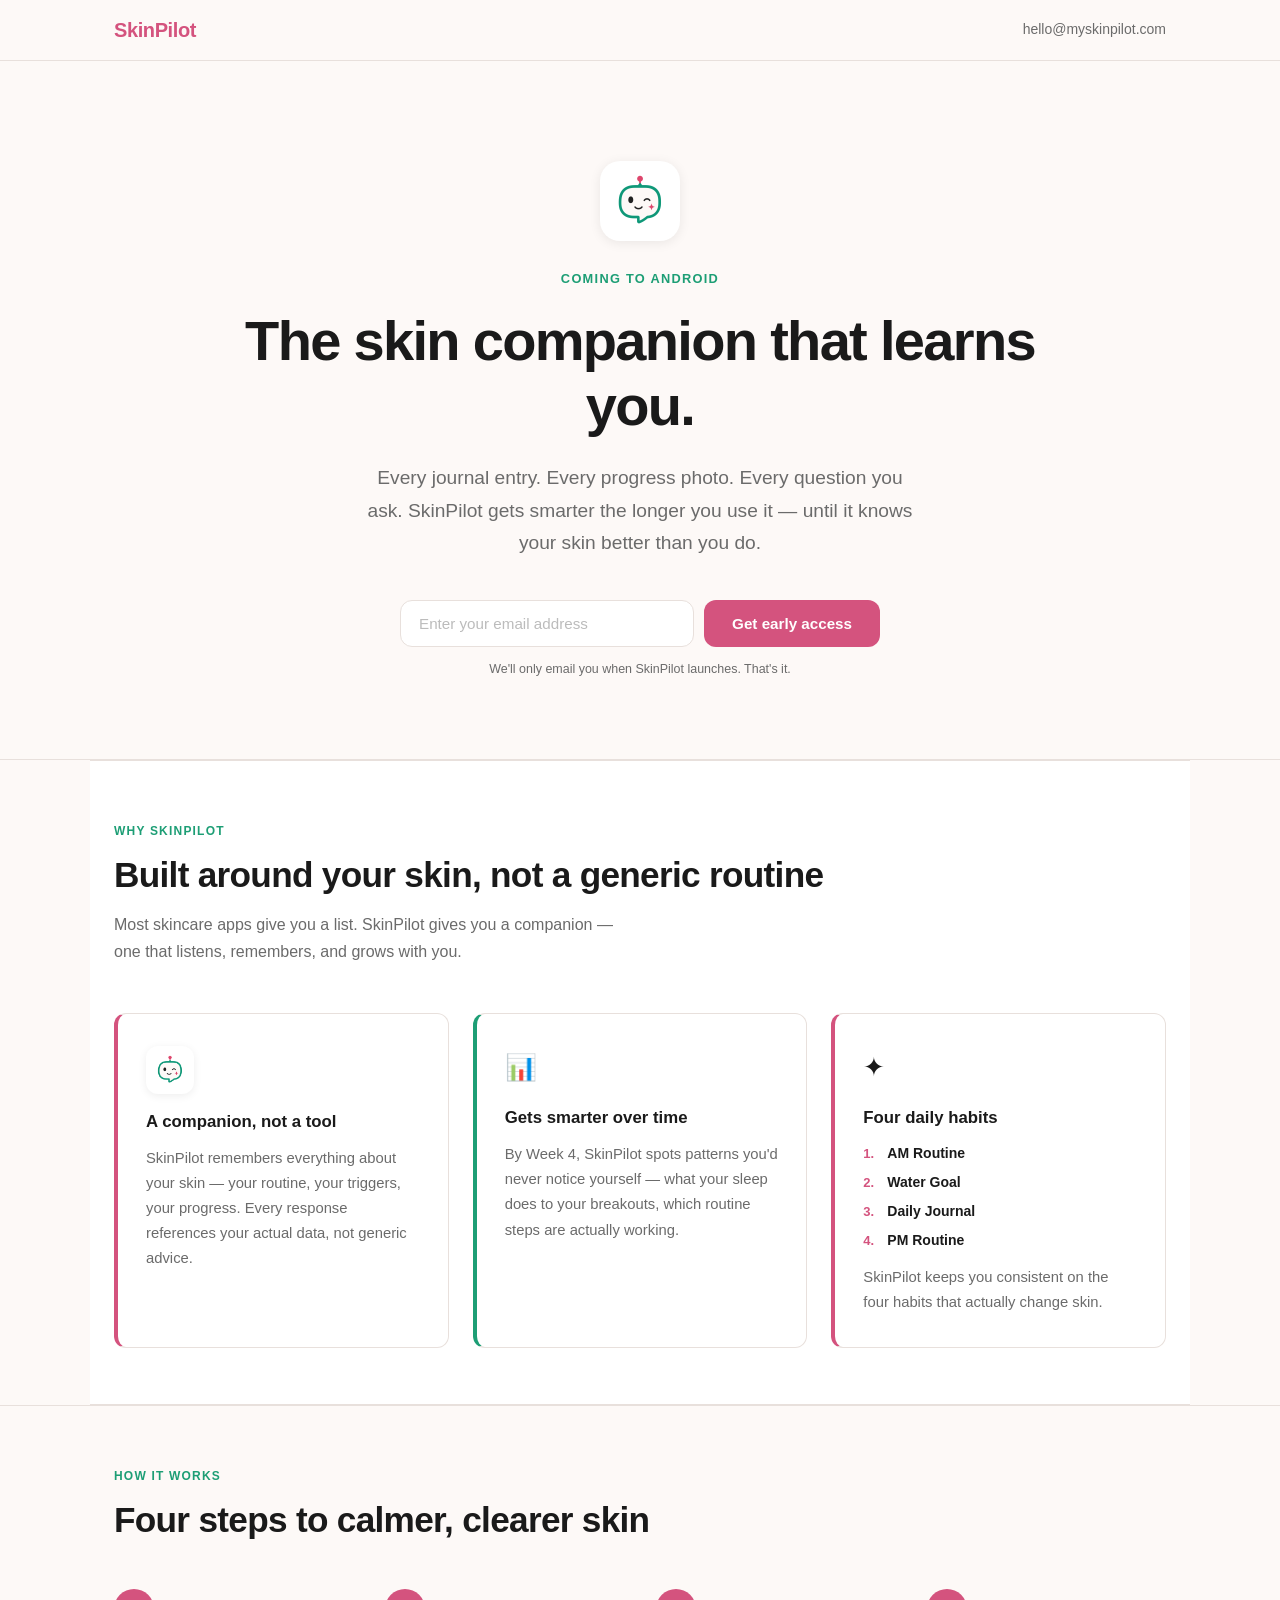
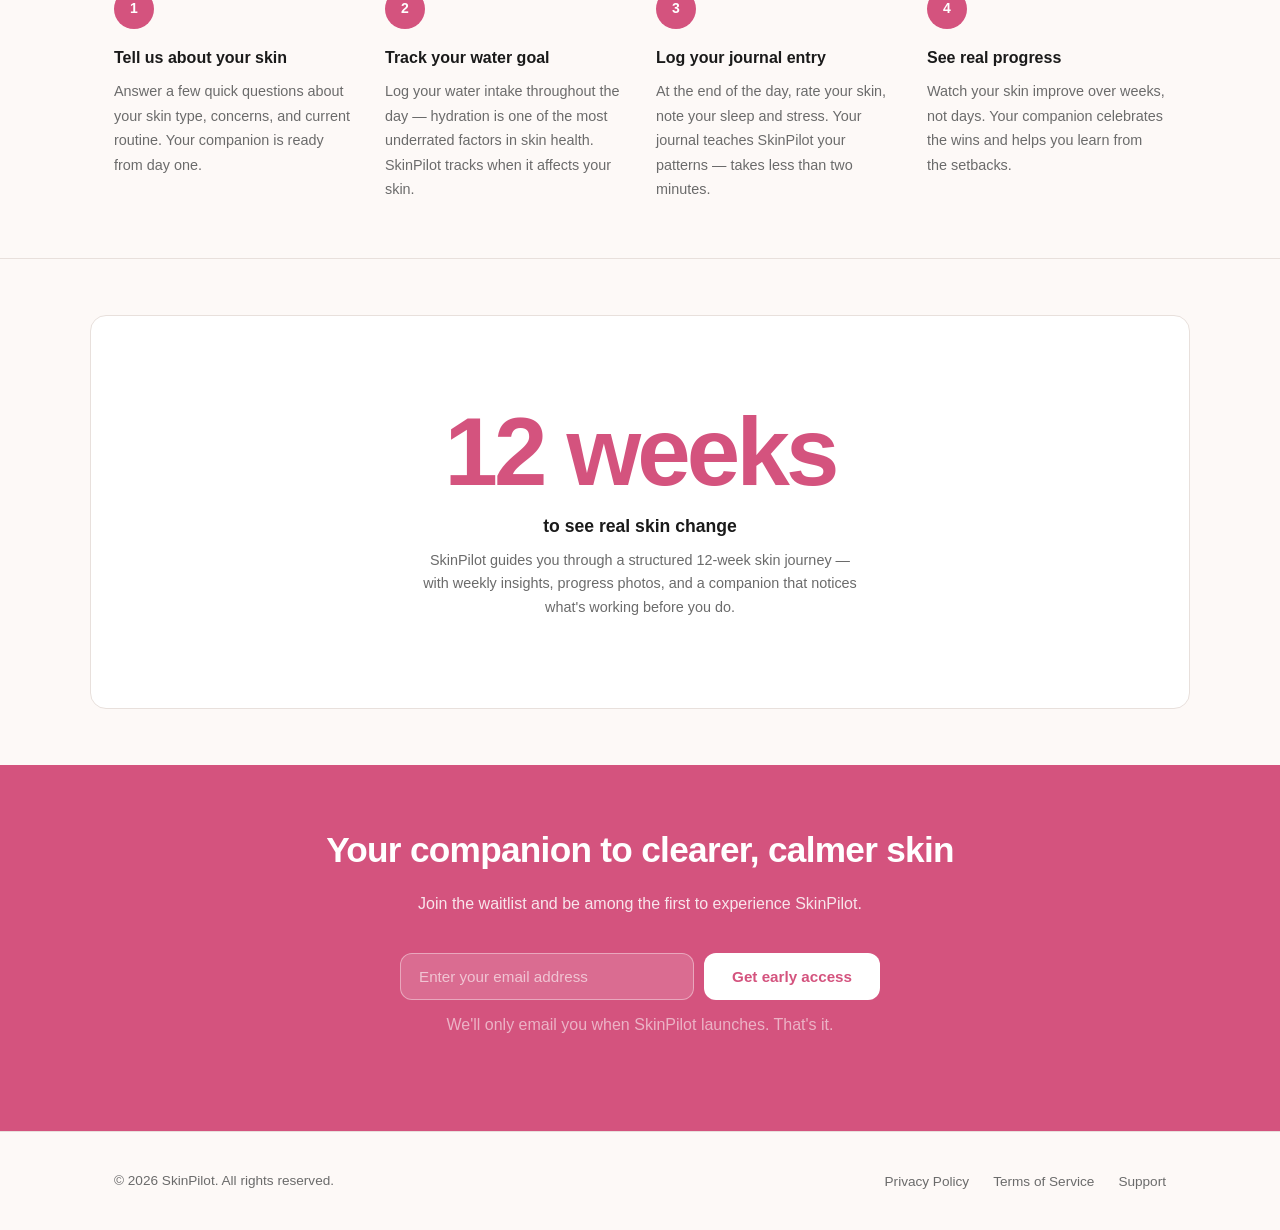
<file: index.html>
<!DOCTYPE html>
<html lang="en">
<head>
  <meta charset="UTF-8" />
  <meta name="viewport" content="width=device-width, initial-scale=1.0" />
  <title>SkinPilot — Your companion to clearer, calmer skin</title>
  <meta name="description" content="SkinPilot is the AI skincare companion that learns your skin, tracks your habits, and helps you build a routine that actually works." />
  <meta property="og:title" content="SkinPilot — Your companion to clearer, calmer skin" />
  <meta property="og:description" content="The skin companion that learns you. Join the waitlist." />
  <meta property="og:type" content="website" />
  <link rel="stylesheet" href="styles.css?v=2" />
</head>
<body>

  <!-- Nav -->
  <header class="nav">
    <div class="nav-inner">
      <span class="nav-wordmark">SkinPilot</span>
      <div class="nav-contact">
        <a href="mailto:hello@myskinpilot.com">hello@myskinpilot.com</a>
      </div>
    </div>
  </header>

  <!-- Hero -->
  <section class="hero container">
    <img src="icon-outline.png" alt="SkinPilot" class="hero-icon" />
    <span class="hero-eyebrow">Coming to Android</span>
    <h1>The skin companion that learns you.</h1>
    <p class="hero-sub">
      Every journal entry. Every progress photo. Every question you ask.
      SkinPilot gets smarter the longer you use it — until it knows your
      skin better than you do.
    </p>
    <form class="waitlist-form" action="https://formspree.io/f/mnjrbgqv" method="POST">
      <input type="email" name="email" placeholder="Enter your email address" required />
      <button type="submit" class="btn btn-rose">Get early access</button>
    </form>
    <p class="form-note">We'll only email you when SkinPilot launches. That's it.</p>
  </section>

  <hr class="divider" />

  <!-- Features -->
  <section class="features section container" style="padding-top:56px; padding-bottom:56px;">
    <div>
      <span class="section-label">Why SkinPilot</span>
      <h2 class="section-title">Built around your skin, not a generic routine</h2>
      <p class="section-sub">
        Most skincare apps give you a list. SkinPilot gives you a companion —
        one that listens, remembers, and grows with you.
      </p>
    </div>

    <div class="features-grid" style="margin-top: 48px;">
      <div class="card card-rose">
        <img src="icon-outline.png" alt="SkinPilot companion" class="feature-icon-img" />
        <h3>A companion, not a tool</h3>
        <p>
          SkinPilot remembers everything about your skin — your routine,
          your triggers, your progress. Every response references your
          actual data, not generic advice.
        </p>
      </div>

      <div class="card card-teal">
        <div class="card-icon">📊</div>
        <h3>Gets smarter over time</h3>
        <p>
          By Week 4, SkinPilot spots patterns you'd never notice yourself —
          what your sleep does to your breakouts, which routine steps are
          actually working.
        </p>
      </div>

      <div class="card card-rose">
        <div class="card-icon">✦</div>
        <h3>Four daily habits</h3>
        <ol class="habits-list">
          <li>AM Routine</li>
          <li>Water Goal</li>
          <li>Daily Journal</li>
          <li>PM Routine</li>
        </ol>
        <p class="feature-body" style="margin-top: 12px;">
          SkinPilot keeps you consistent on the four habits that actually
          change skin.
        </p>
      </div>
    </div>
  </section>

  <hr class="divider" />

  <!-- How it works -->
  <section class="how-it-works section container" style="padding-top:56px; padding-bottom:56px;">
    <div>
      <span class="section-label">How it works</span>
      <h2 class="section-title">Four steps to calmer, clearer skin</h2>
    </div>

    <div class="steps">
      <div class="step">
        <div class="step-number">1</div>
        <h3>Tell us about your skin</h3>
        <p>
          Answer a few quick questions about your skin type, concerns,
          and current routine. Your companion is ready from day one.
        </p>
      </div>

      <div class="step">
        <div class="step-number">2</div>
        <h3>Track your water goal</h3>
        <p>
          Log your water intake throughout the day — hydration is one of
          the most underrated factors in skin health. SkinPilot tracks
          when it affects your skin.
        </p>
      </div>

      <div class="step">
        <div class="step-number">3</div>
        <h3>Log your journal entry</h3>
        <p>
          At the end of the day, rate your skin, note your sleep and stress.
          Your journal teaches SkinPilot your patterns — takes less than
          two minutes.
        </p>
      </div>

      <div class="step">
        <div class="step-number">4</div>
        <h3>See real progress</h3>
        <p>
          Watch your skin improve over weeks, not days. Your companion
          celebrates the wins and helps you learn from the setbacks.
        </p>
      </div>
    </div>
  </section>

  <hr class="divider" />

  <!-- Social proof -->
  <section class="proof-section section container" style="padding-top:56px; padding-bottom:56px;">
    <div class="proof">
      <div class="proof-number">12 weeks</div>
      <div class="proof-label">to see real skin change</div>
      <p class="proof-sub">
        SkinPilot guides you through a structured 12-week skin journey —
        with weekly insights, progress photos, and a companion that notices
        what's working before you do.
      </p>
    </div>
  </section>

  <!-- CTA band -->
  <div class="cta-section cta-band" style="padding-top:56px; padding-bottom:56px;">
    <div class="container">
      <h2>Your companion to clearer, calmer skin</h2>
      <p>Join the waitlist and be among the first to experience SkinPilot.</p>
      <form class="waitlist-form" action="https://formspree.io/f/mnjrbgqv" method="POST">
        <input type="email" name="email" placeholder="Enter your email address" required />
        <button type="submit" class="btn btn-white">Get early access</button>
      </form>
      <p class="form-note">We'll only email you when SkinPilot launches. That's it.</p>
    </div>
  </div>

  <!-- Footer -->
  <footer class="footer">
    <div class="footer-inner">
      <span class="footer-copy">© 2026 SkinPilot. All rights reserved.</span>
      <ul class="footer-links">
        <li><a href="privacy.html">Privacy Policy</a></li>
        <li><a href="terms.html">Terms of Service</a></li>
        <li><a href="support.html">Support</a></li>
      </ul>
    </div>
  </footer>

</body>
</html>
</file>
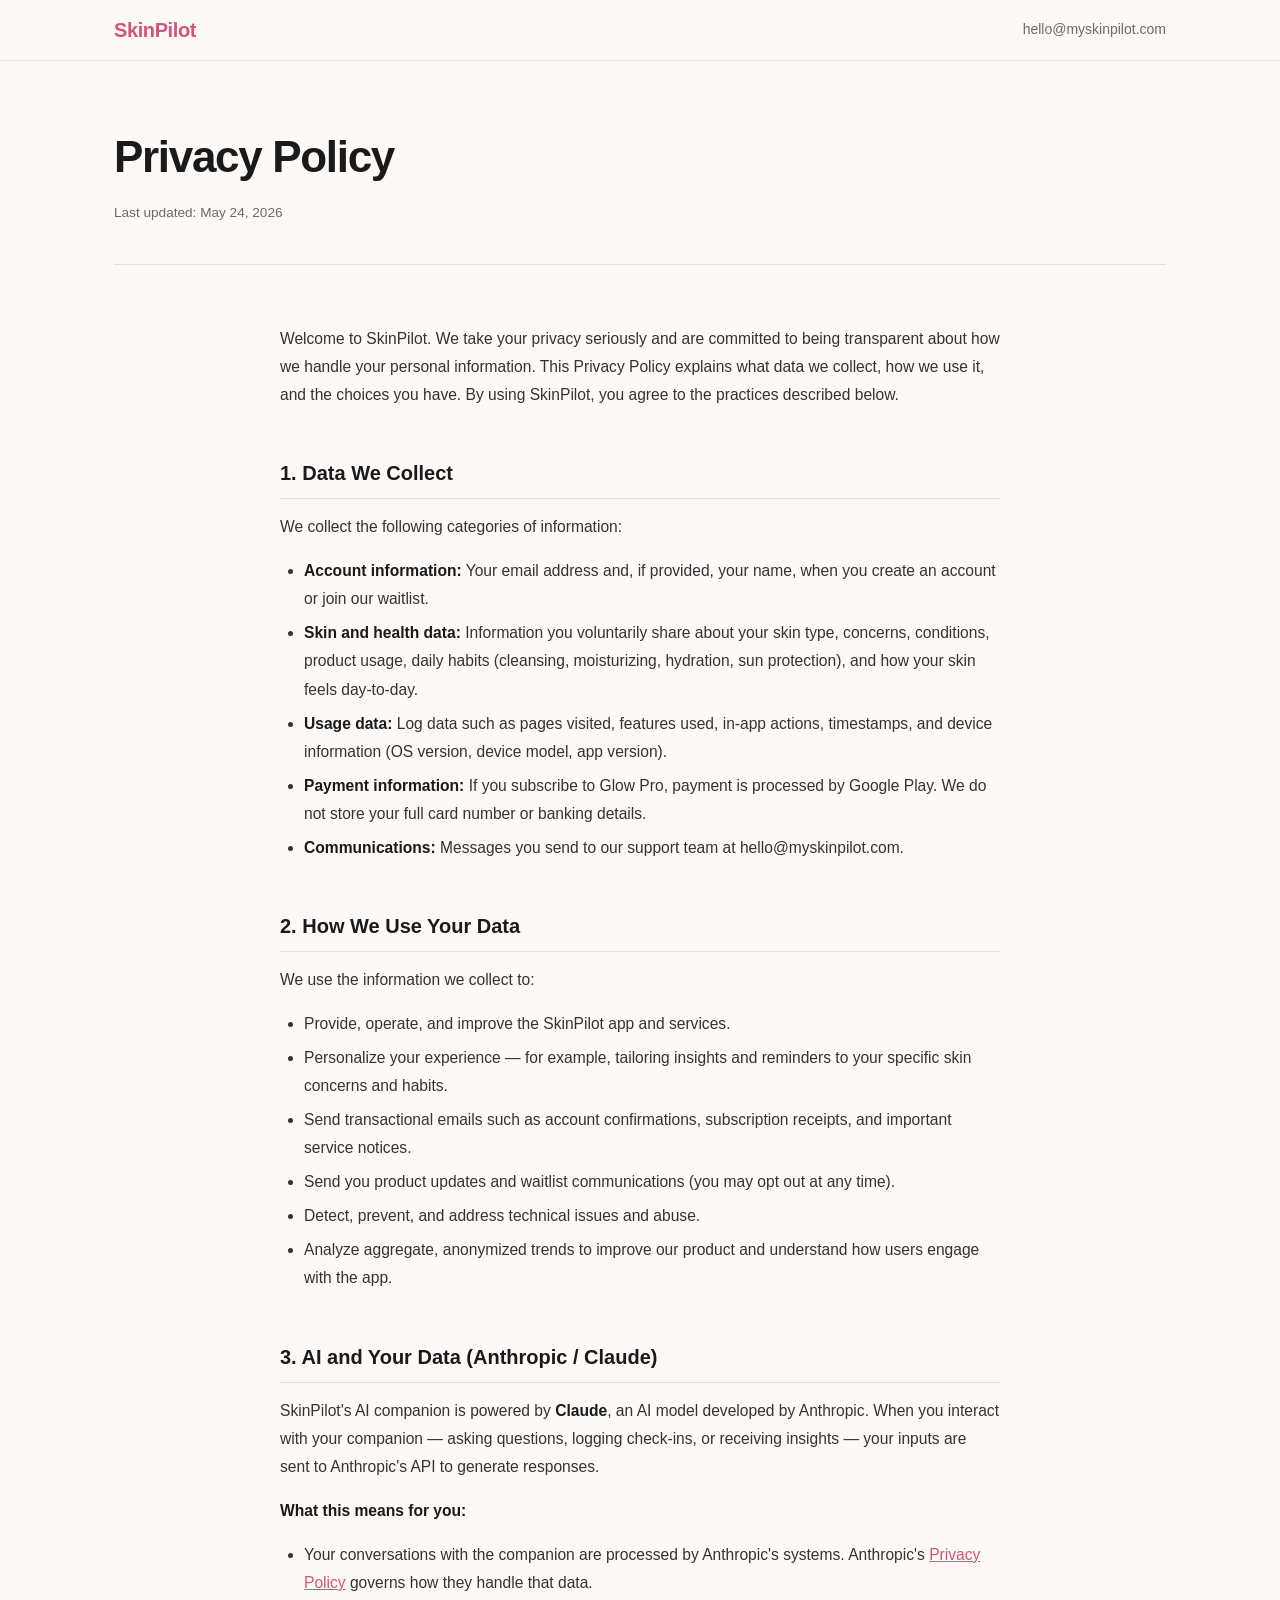
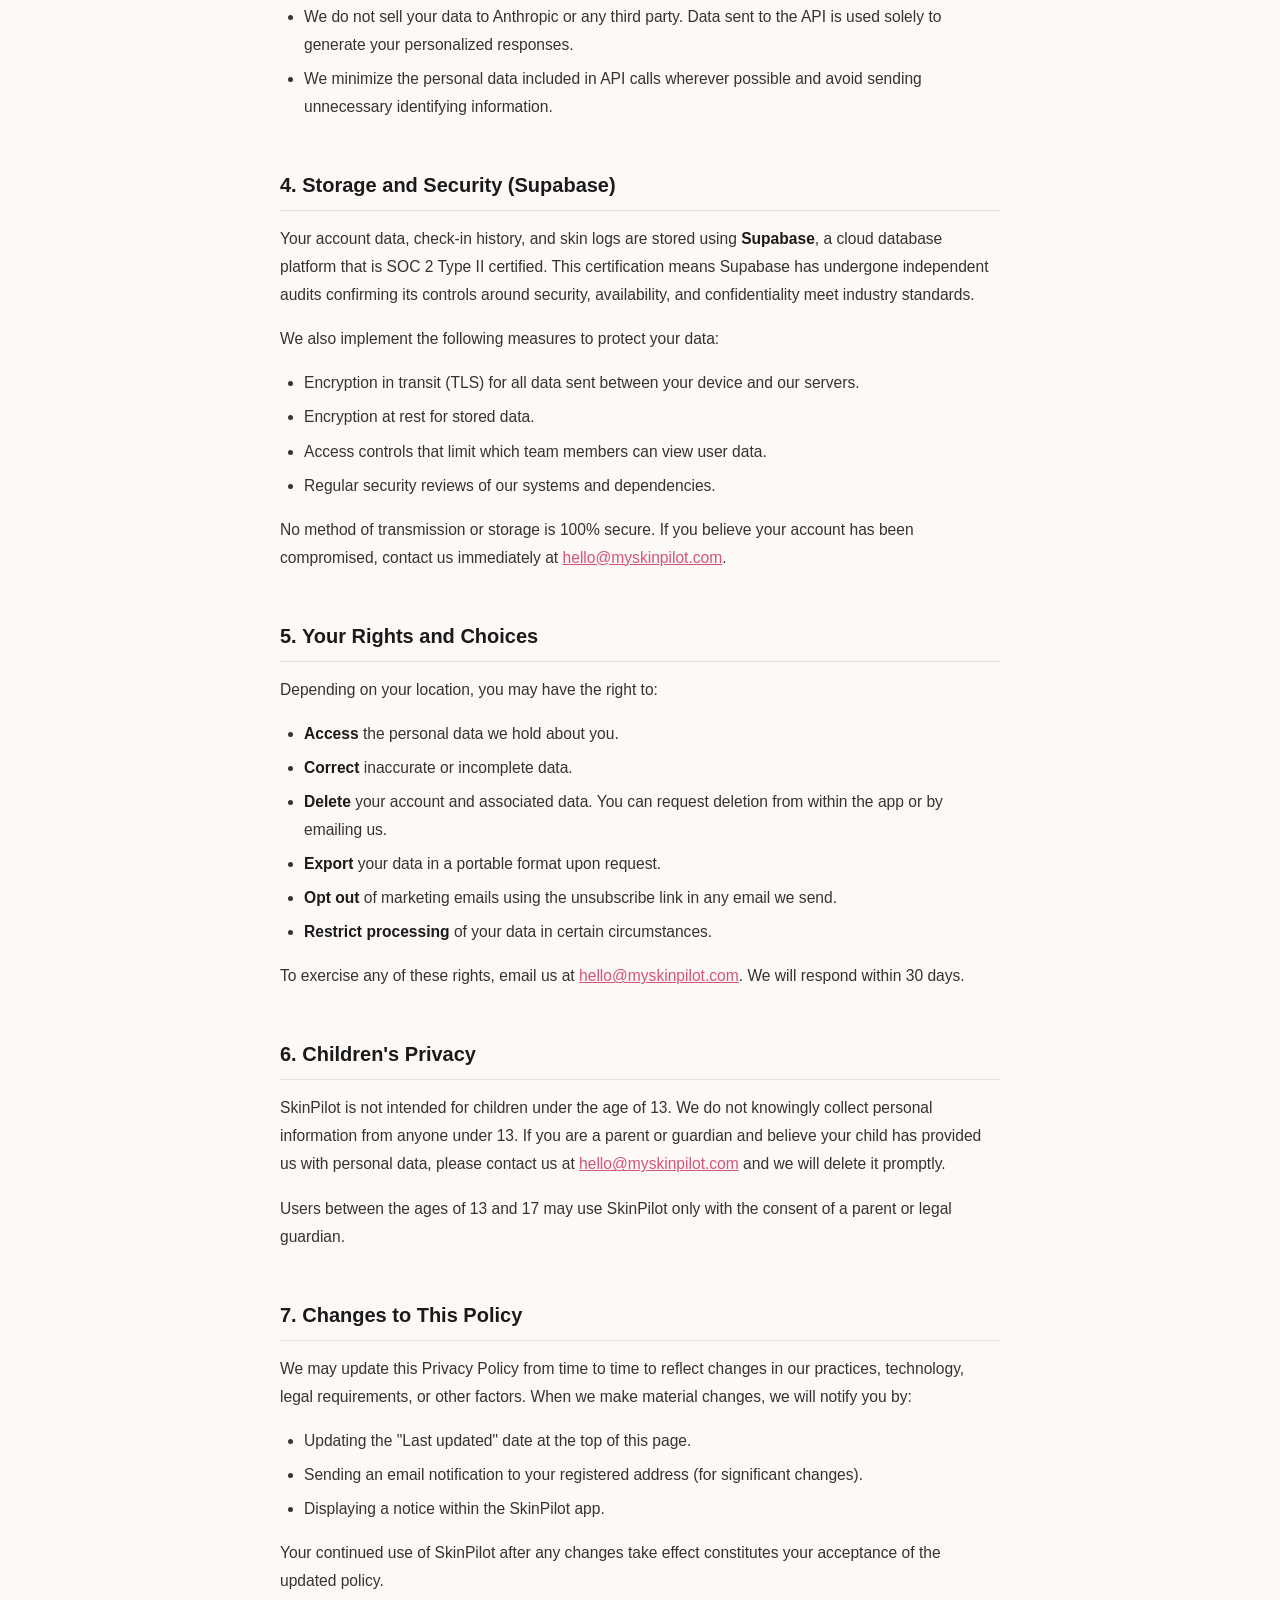
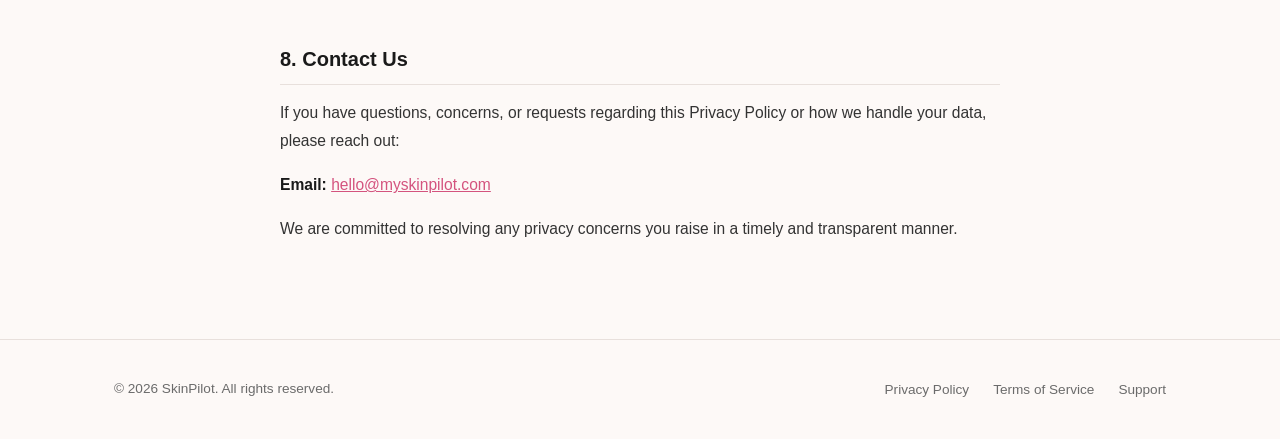
<file: privacy.html>
<!DOCTYPE html>
<html lang="en">
<head>
  <meta charset="UTF-8" />
  <meta name="viewport" content="width=device-width, initial-scale=1.0" />
  <title>Privacy Policy — SkinPilot</title>
  <meta name="description" content="SkinPilot Privacy Policy — how we collect, use, and protect your data." />
  <link rel="stylesheet" href="styles.css?v=2" />
</head>
<body>

  <!-- Nav -->
  <header class="nav">
    <div class="nav-inner">
      <a href="index.html" class="nav-wordmark" style="text-decoration:none;">SkinPilot</a>
      <div class="nav-contact">
        <a href="mailto:hello@myskinpilot.com">hello@myskinpilot.com</a>
      </div>
    </div>
  </header>

  <!-- Page header -->
  <div class="container">
    <div class="page-header">
      <h1>Privacy Policy</h1>
      <p class="updated">Last updated: May 24, 2026</p>
    </div>
  </div>

  <!-- Content -->
  <div class="container">
    <div class="prose">

      <p>
        Welcome to SkinPilot. We take your privacy seriously and are committed
        to being transparent about how we handle your personal information.
        This Privacy Policy explains what data we collect, how we use it, and
        the choices you have. By using SkinPilot, you agree to the practices
        described below.
      </p>

      <h2>1. Data We Collect</h2>
      <p>We collect the following categories of information:</p>
      <ul>
        <li>
          <strong>Account information:</strong> Your email address and, if
          provided, your name, when you create an account or join our waitlist.
        </li>
        <li>
          <strong>Skin and health data:</strong> Information you voluntarily
          share about your skin type, concerns, conditions, product usage,
          daily habits (cleansing, moisturizing, hydration, sun protection),
          and how your skin feels day-to-day.
        </li>
        <li>
          <strong>Usage data:</strong> Log data such as pages visited, features
          used, in-app actions, timestamps, and device information (OS version,
          device model, app version).
        </li>
        <li>
          <strong>Payment information:</strong> If you subscribe to Glow Pro,
          payment is processed by Google Play. We do not store your full card
          number or banking details.
        </li>
        <li>
          <strong>Communications:</strong> Messages you send to our support
          team at hello@myskinpilot.com.
        </li>
      </ul>

      <h2>2. How We Use Your Data</h2>
      <p>We use the information we collect to:</p>
      <ul>
        <li>Provide, operate, and improve the SkinPilot app and services.</li>
        <li>
          Personalize your experience — for example, tailoring insights and
          reminders to your specific skin concerns and habits.
        </li>
        <li>
          Send transactional emails such as account confirmations, subscription
          receipts, and important service notices.
        </li>
        <li>
          Send you product updates and waitlist communications (you may
          opt out at any time).
        </li>
        <li>Detect, prevent, and address technical issues and abuse.</li>
        <li>
          Analyze aggregate, anonymized trends to improve our product and
          understand how users engage with the app.
        </li>
      </ul>

      <h2>3. AI and Your Data (Anthropic / Claude)</h2>
      <p>
        SkinPilot's AI companion is powered by
        <strong>Claude</strong>, an AI model developed by Anthropic. When you
        interact with your companion — asking questions, logging check-ins,
        or receiving insights — your inputs are sent to Anthropic's API to
        generate responses.
      </p>
      <p>
        <strong>What this means for you:</strong>
      </p>
      <ul>
        <li>
          Your conversations with the companion are processed by Anthropic's
          systems. Anthropic's
          <a href="https://www.anthropic.com/privacy" target="_blank" rel="noopener">Privacy Policy</a>
          governs how they handle that data.
        </li>
        <li>
          We do not sell your data to Anthropic or any third party. Data sent
          to the API is used solely to generate your personalized responses.
        </li>
        <li>
          We minimize the personal data included in API calls wherever
          possible and avoid sending unnecessary identifying information.
        </li>
      </ul>

      <h2>4. Storage and Security (Supabase)</h2>
      <p>
        Your account data, check-in history, and skin logs are stored using
        <strong>Supabase</strong>, a cloud database platform that is
        SOC 2 Type II certified. This certification means Supabase has
        undergone independent audits confirming its controls around security,
        availability, and confidentiality meet industry standards.
      </p>
      <p>
        We also implement the following measures to protect your data:
      </p>
      <ul>
        <li>Encryption in transit (TLS) for all data sent between your device and our servers.</li>
        <li>Encryption at rest for stored data.</li>
        <li>Access controls that limit which team members can view user data.</li>
        <li>Regular security reviews of our systems and dependencies.</li>
      </ul>
      <p>
        No method of transmission or storage is 100% secure. If you believe
        your account has been compromised, contact us immediately at
        <a href="mailto:hello@myskinpilot.com">hello@myskinpilot.com</a>.
      </p>

      <h2>5. Your Rights and Choices</h2>
      <p>Depending on your location, you may have the right to:</p>
      <ul>
        <li><strong>Access</strong> the personal data we hold about you.</li>
        <li><strong>Correct</strong> inaccurate or incomplete data.</li>
        <li>
          <strong>Delete</strong> your account and associated data. You can
          request deletion from within the app or by emailing us.
        </li>
        <li>
          <strong>Export</strong> your data in a portable format upon request.
        </li>
        <li>
          <strong>Opt out</strong> of marketing emails using the unsubscribe
          link in any email we send.
        </li>
        <li>
          <strong>Restrict processing</strong> of your data in certain
          circumstances.
        </li>
      </ul>
      <p>
        To exercise any of these rights, email us at
        <a href="mailto:hello@myskinpilot.com">hello@myskinpilot.com</a>.
        We will respond within 30 days.
      </p>

      <h2>6. Children's Privacy</h2>
      <p>
        SkinPilot is not intended for children under the age of 13.
        We do not knowingly collect personal information from anyone under 13.
        If you are a parent or guardian and believe your child has provided
        us with personal data, please contact us at
        <a href="mailto:hello@myskinpilot.com">hello@myskinpilot.com</a>
        and we will delete it promptly.
      </p>
      <p>
        Users between the ages of 13 and 17 may use SkinPilot only with
        the consent of a parent or legal guardian.
      </p>

      <h2>7. Changes to This Policy</h2>
      <p>
        We may update this Privacy Policy from time to time to reflect
        changes in our practices, technology, legal requirements, or other
        factors. When we make material changes, we will notify you by:
      </p>
      <ul>
        <li>Updating the "Last updated" date at the top of this page.</li>
        <li>Sending an email notification to your registered address (for significant changes).</li>
        <li>Displaying a notice within the SkinPilot app.</li>
      </ul>
      <p>
        Your continued use of SkinPilot after any changes take effect
        constitutes your acceptance of the updated policy.
      </p>

      <h2>8. Contact Us</h2>
      <p>
        If you have questions, concerns, or requests regarding this Privacy
        Policy or how we handle your data, please reach out:
      </p>
      <p>
        <strong>Email:</strong>
        <a href="mailto:hello@myskinpilot.com">hello@myskinpilot.com</a>
      </p>
      <p>
        We are committed to resolving any privacy concerns you raise in a
        timely and transparent manner.
      </p>

    </div>
  </div>

  <!-- Footer -->
  <footer class="footer">
    <div class="footer-inner">
      <span class="footer-copy">© 2026 SkinPilot. All rights reserved.</span>
      <ul class="footer-links">
        <li><a href="privacy.html">Privacy Policy</a></li>
        <li><a href="terms.html">Terms of Service</a></li>
        <li><a href="support.html">Support</a></li>
      </ul>
    </div>
  </footer>

</body>
</html>
</file>
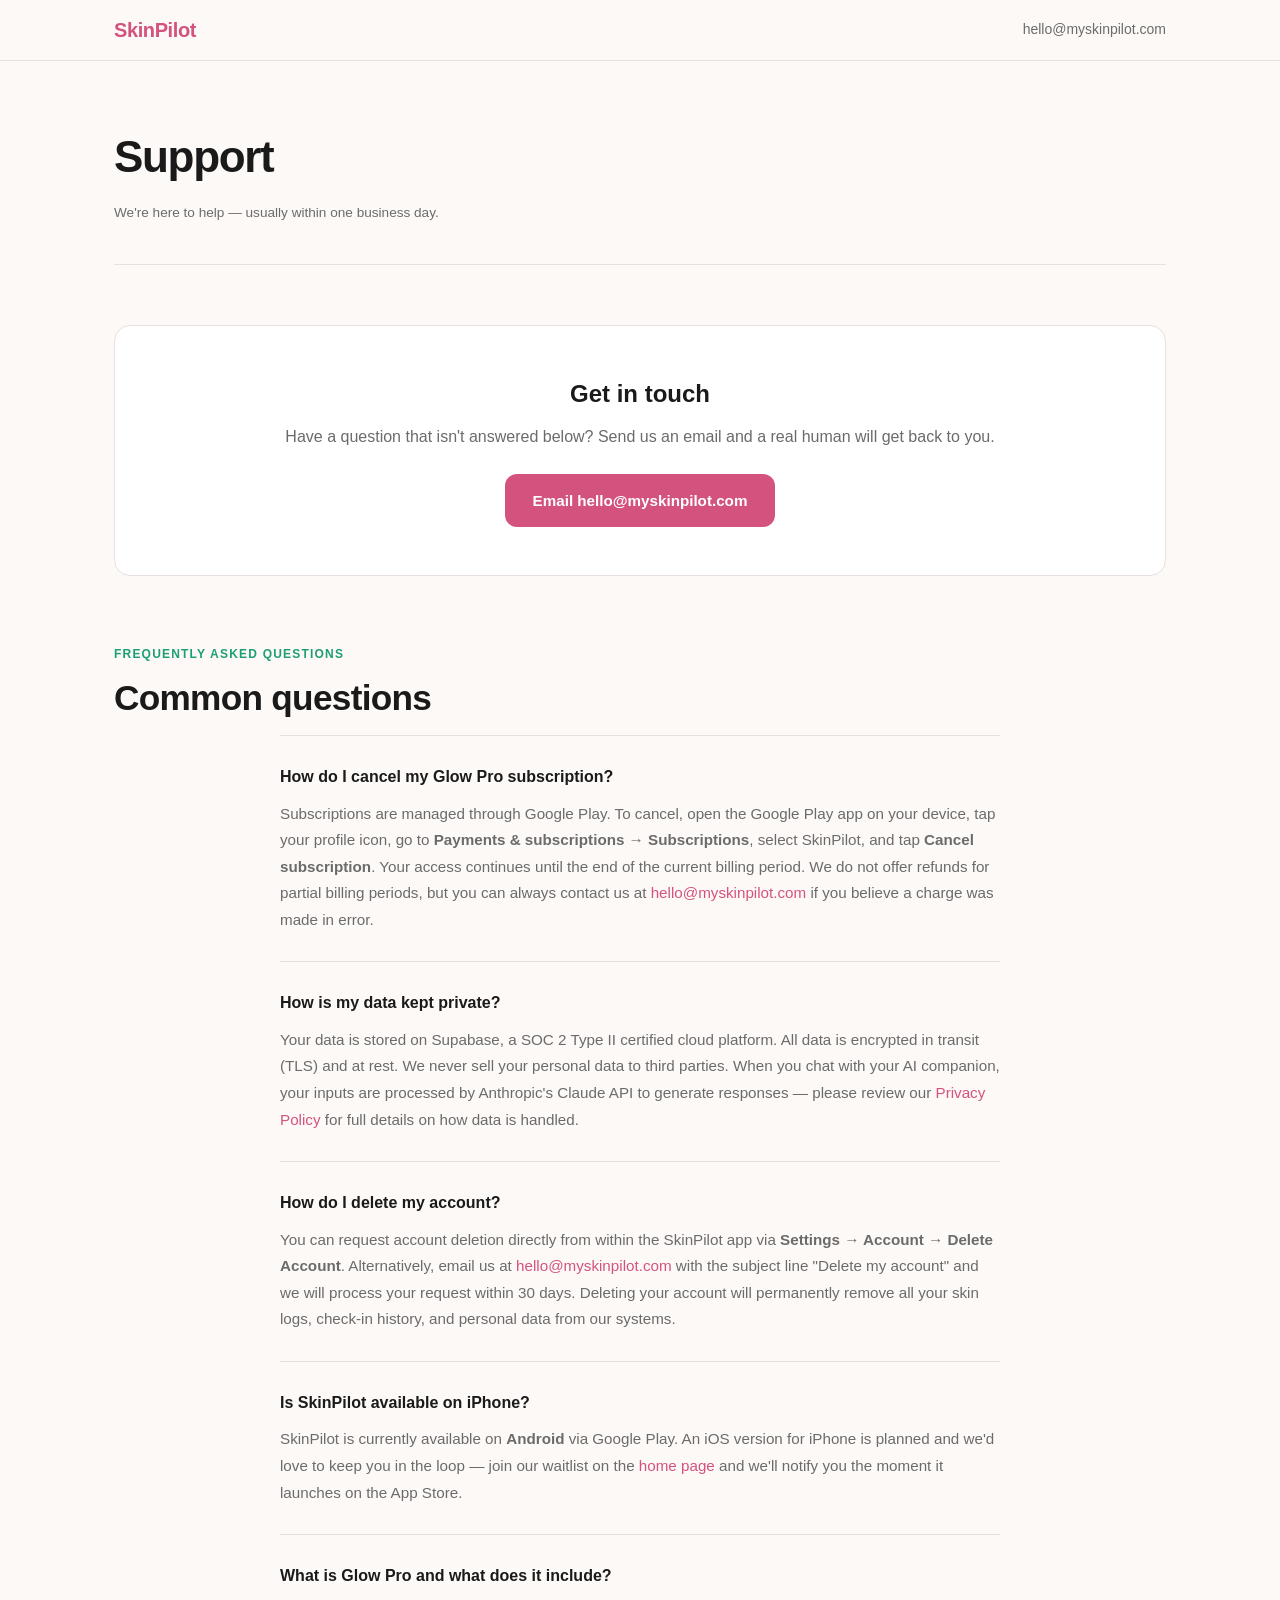
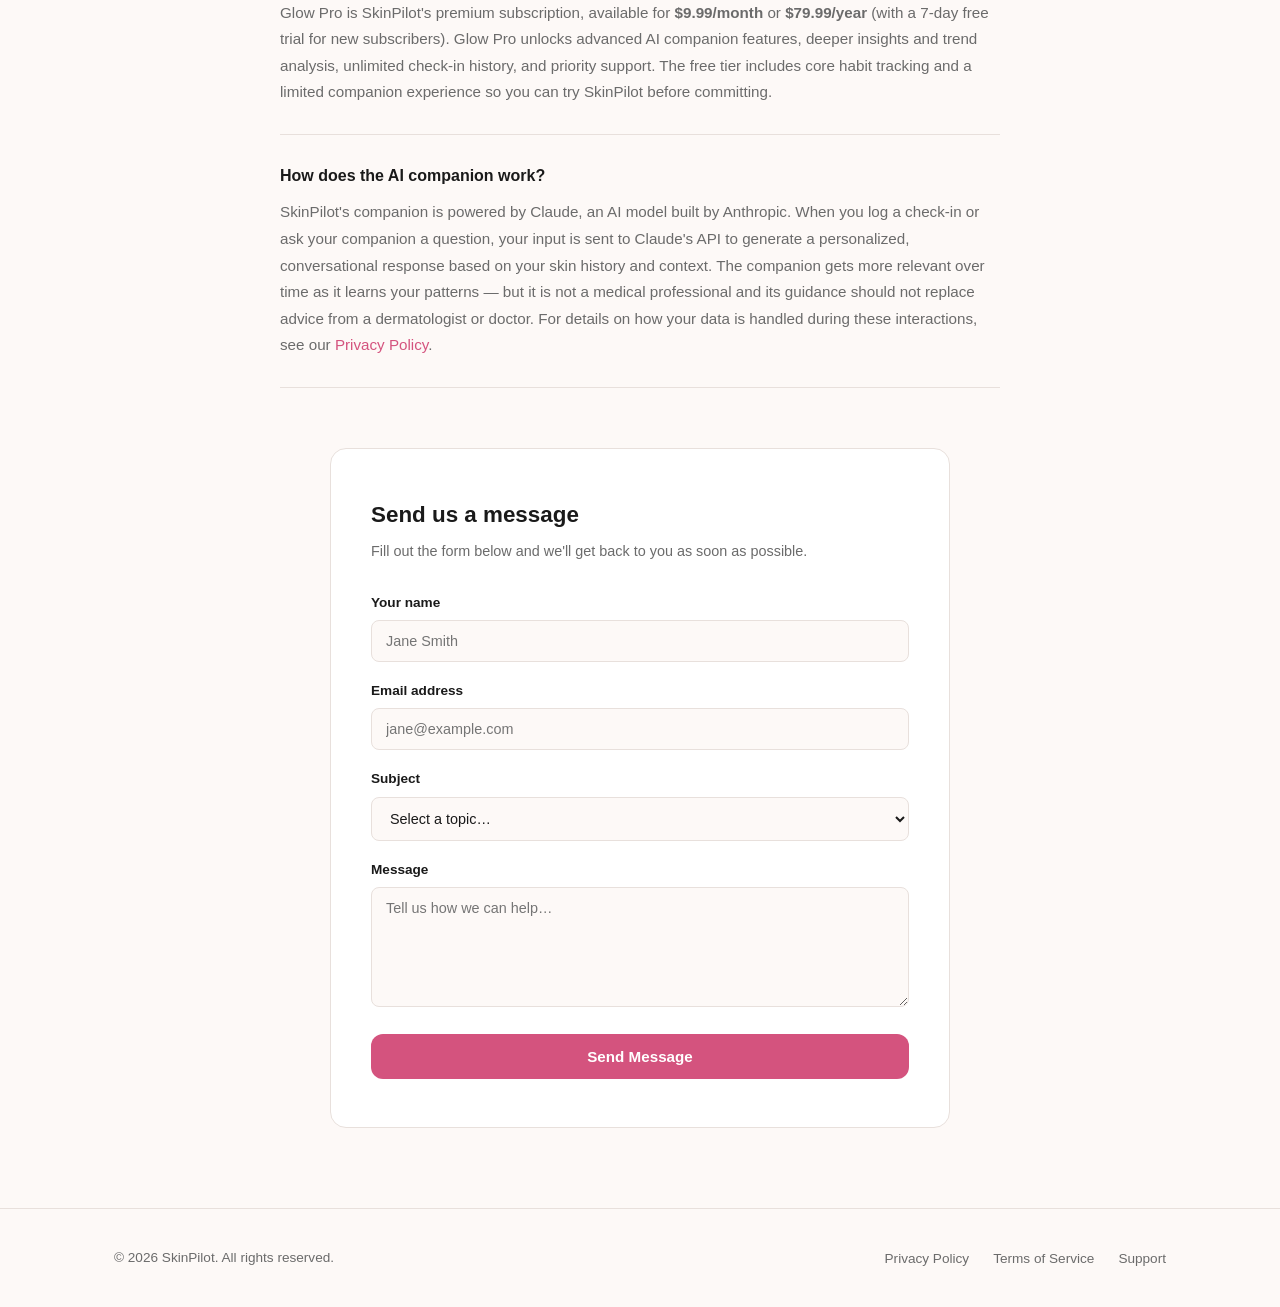
<file: support.html>
<!DOCTYPE html>
<html lang="en">
<head>
  <meta charset="UTF-8" />
  <meta name="viewport" content="width=device-width, initial-scale=1.0" />
  <title>Support — SkinPilot</title>
  <meta name="description" content="Get help with SkinPilot. Browse frequently asked questions or contact our team at hello@myskinpilot.com." />
  <link rel="stylesheet" href="styles.css?v=2" />
</head>
<body>

  <!-- Nav -->
  <header class="nav">
    <div class="nav-inner">
      <a href="index.html" class="nav-wordmark" style="text-decoration:none;">SkinPilot</a>
      <div class="nav-contact">
        <a href="mailto:hello@myskinpilot.com">hello@myskinpilot.com</a>
      </div>
    </div>
  </header>

  <!-- Page header -->
  <div class="container">
    <div class="page-header">
      <h1>Support</h1>
      <p class="updated">We're here to help — usually within one business day.</p>
    </div>
  </div>

  <div class="container" style="padding-bottom: 80px;">

    <!-- Contact block -->
    <div class="contact-block">
      <h2>Get in touch</h2>
      <p>
        Have a question that isn't answered below? Send us an email and
        a real human will get back to you.
      </p>
      <a href="mailto:hello@myskinpilot.com" class="btn btn-rose">
        Email hello@myskinpilot.com
      </a>
    </div>

    <!-- FAQ -->
    <div style="margin-bottom: 16px;">
      <span class="section-label">Frequently asked questions</span>
      <h2 class="section-title">Common questions</h2>
    </div>

    <div class="faq-list">

      <div class="faq-item">
        <div class="faq-question">How do I cancel my Glow Pro subscription?</div>
        <div class="faq-answer">
          Subscriptions are managed through Google Play. To cancel, open the
          Google Play app on your device, tap your profile icon, go to
          <strong>Payments &amp; subscriptions → Subscriptions</strong>, select
          SkinPilot, and tap <strong>Cancel subscription</strong>. Your access
          continues until the end of the current billing period. We do not
          offer refunds for partial billing periods, but you can always
          contact us at <a href="mailto:hello@myskinpilot.com">hello@myskinpilot.com</a>
          if you believe a charge was made in error.
        </div>
      </div>

      <div class="faq-item">
        <div class="faq-question">How is my data kept private?</div>
        <div class="faq-answer">
          Your data is stored on Supabase, a SOC 2 Type II certified cloud
          platform. All data is encrypted in transit (TLS) and at rest.
          We never sell your personal data to third parties. When you chat
          with your AI companion, your inputs are processed by Anthropic's
          Claude API to generate responses — please review our
          <a href="privacy.html">Privacy Policy</a> for full details on
          how data is handled.
        </div>
      </div>

      <div class="faq-item">
        <div class="faq-question">How do I delete my account?</div>
        <div class="faq-answer">
          You can request account deletion directly from within the SkinPilot
          app via <strong>Settings → Account → Delete Account</strong>.
          Alternatively, email us at
          <a href="mailto:hello@myskinpilot.com">hello@myskinpilot.com</a>
          with the subject line "Delete my account" and we will process your
          request within 30 days. Deleting your account will permanently
          remove all your skin logs, check-in history, and personal data
          from our systems.
        </div>
      </div>

      <div class="faq-item">
        <div class="faq-question">Is SkinPilot available on iPhone?</div>
        <div class="faq-answer">
          SkinPilot is currently available on <strong>Android</strong> via
          Google Play. An iOS version for iPhone is planned and we'd love to
          keep you in the loop — join our waitlist on the
          <a href="index.html">home page</a> and we'll notify you the moment
          it launches on the App Store.
        </div>
      </div>

      <div class="faq-item">
        <div class="faq-question">What is Glow Pro and what does it include?</div>
        <div class="faq-answer">
          Glow Pro is SkinPilot's premium subscription, available for
          <strong>$9.99/month</strong> or <strong>$79.99/year</strong>
          (with a 7-day free trial for new subscribers). Glow Pro unlocks
          advanced AI companion features, deeper insights and trend analysis,
          unlimited check-in history, and priority support. The free tier
          includes core habit tracking and a limited companion experience
          so you can try SkinPilot before committing.
        </div>
      </div>

      <div class="faq-item">
        <div class="faq-question">How does the AI companion work?</div>
        <div class="faq-answer">
          SkinPilot's companion is powered by Claude, an AI model built by
          Anthropic. When you log a check-in or ask your companion a question,
          your input is sent to Claude's API to generate a personalized,
          conversational response based on your skin history and context.
          The companion gets more relevant over time as it learns your
          patterns — but it is not a medical professional and its guidance
          should not replace advice from a dermatologist or doctor.
          For details on how your data is handled during these interactions,
          see our <a href="privacy.html">Privacy Policy</a>.
        </div>
      </div>

    </div>

    <!-- Contact form -->
    <div class="contact-form-section">
      <h2>Send us a message</h2>
      <p>Fill out the form below and we'll get back to you as soon as possible.</p>
      <form action="https://formspree.io/f/mnjrbgqv" method="POST">

        <div class="form-group">
          <label for="name">Your name</label>
          <input type="text" id="name" name="name" placeholder="Jane Smith" required />
        </div>

        <div class="form-group">
          <label for="email">Email address</label>
          <input type="email" id="email" name="email" placeholder="jane@example.com" required />
        </div>

        <div class="form-group">
          <label for="subject">Subject</label>
          <select id="subject" name="subject">
            <option value="">Select a topic…</option>
            <option value="account">Account &amp; login</option>
            <option value="subscription">Subscription &amp; billing</option>
            <option value="privacy">Privacy &amp; data</option>
            <option value="bug">Bug or technical issue</option>
            <option value="feedback">Feedback &amp; suggestions</option>
            <option value="other">Other</option>
          </select>
        </div>

        <div class="form-group">
          <label for="message">Message</label>
          <textarea id="message" name="message" placeholder="Tell us how we can help…" required></textarea>
        </div>

        <button type="submit" class="btn btn-rose" style="width:100%;">Send Message</button>
      </form>
    </div>

  </div>

  <!-- Footer -->
  <footer class="footer">
    <div class="footer-inner">
      <span class="footer-copy">© 2026 SkinPilot. All rights reserved.</span>
      <ul class="footer-links">
        <li><a href="privacy.html">Privacy Policy</a></li>
        <li><a href="terms.html">Terms of Service</a></li>
        <li><a href="support.html">Support</a></li>
      </ul>
    </div>
  </footer>

</body>
</html>
</file>
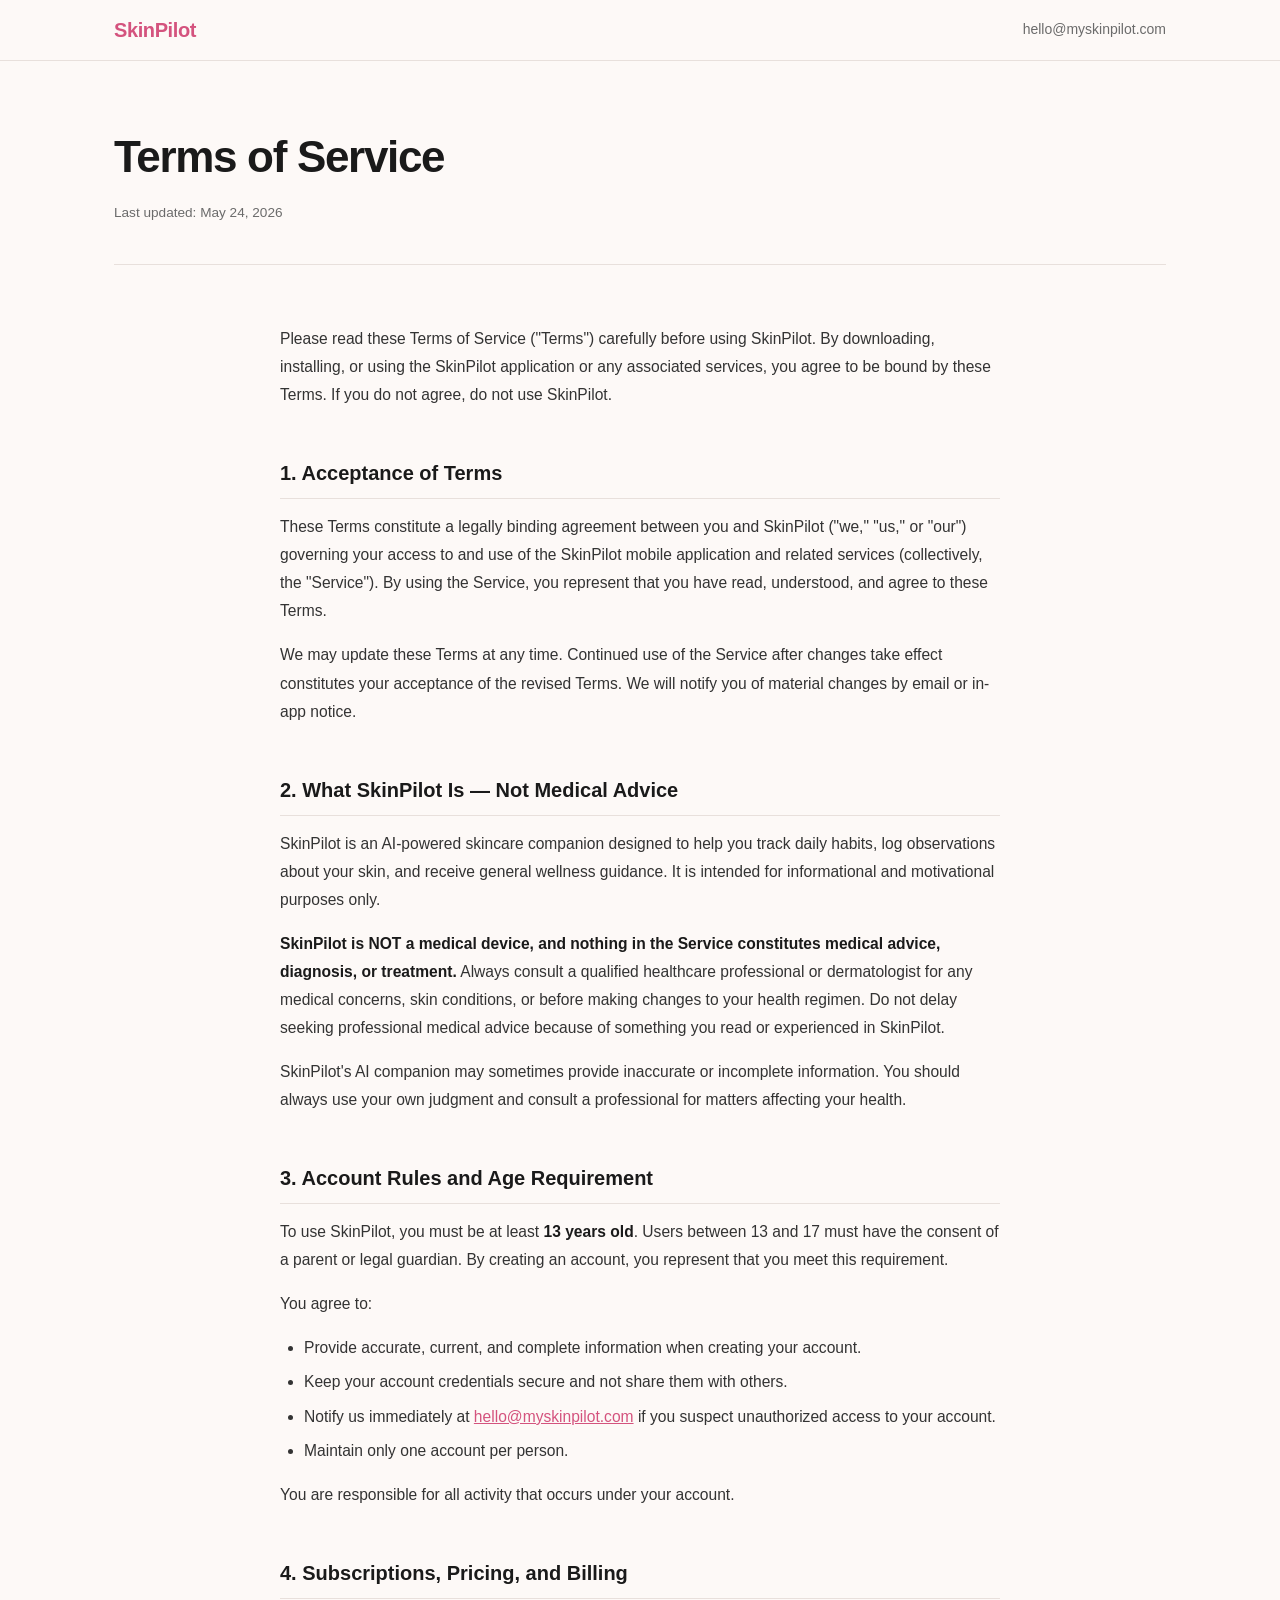
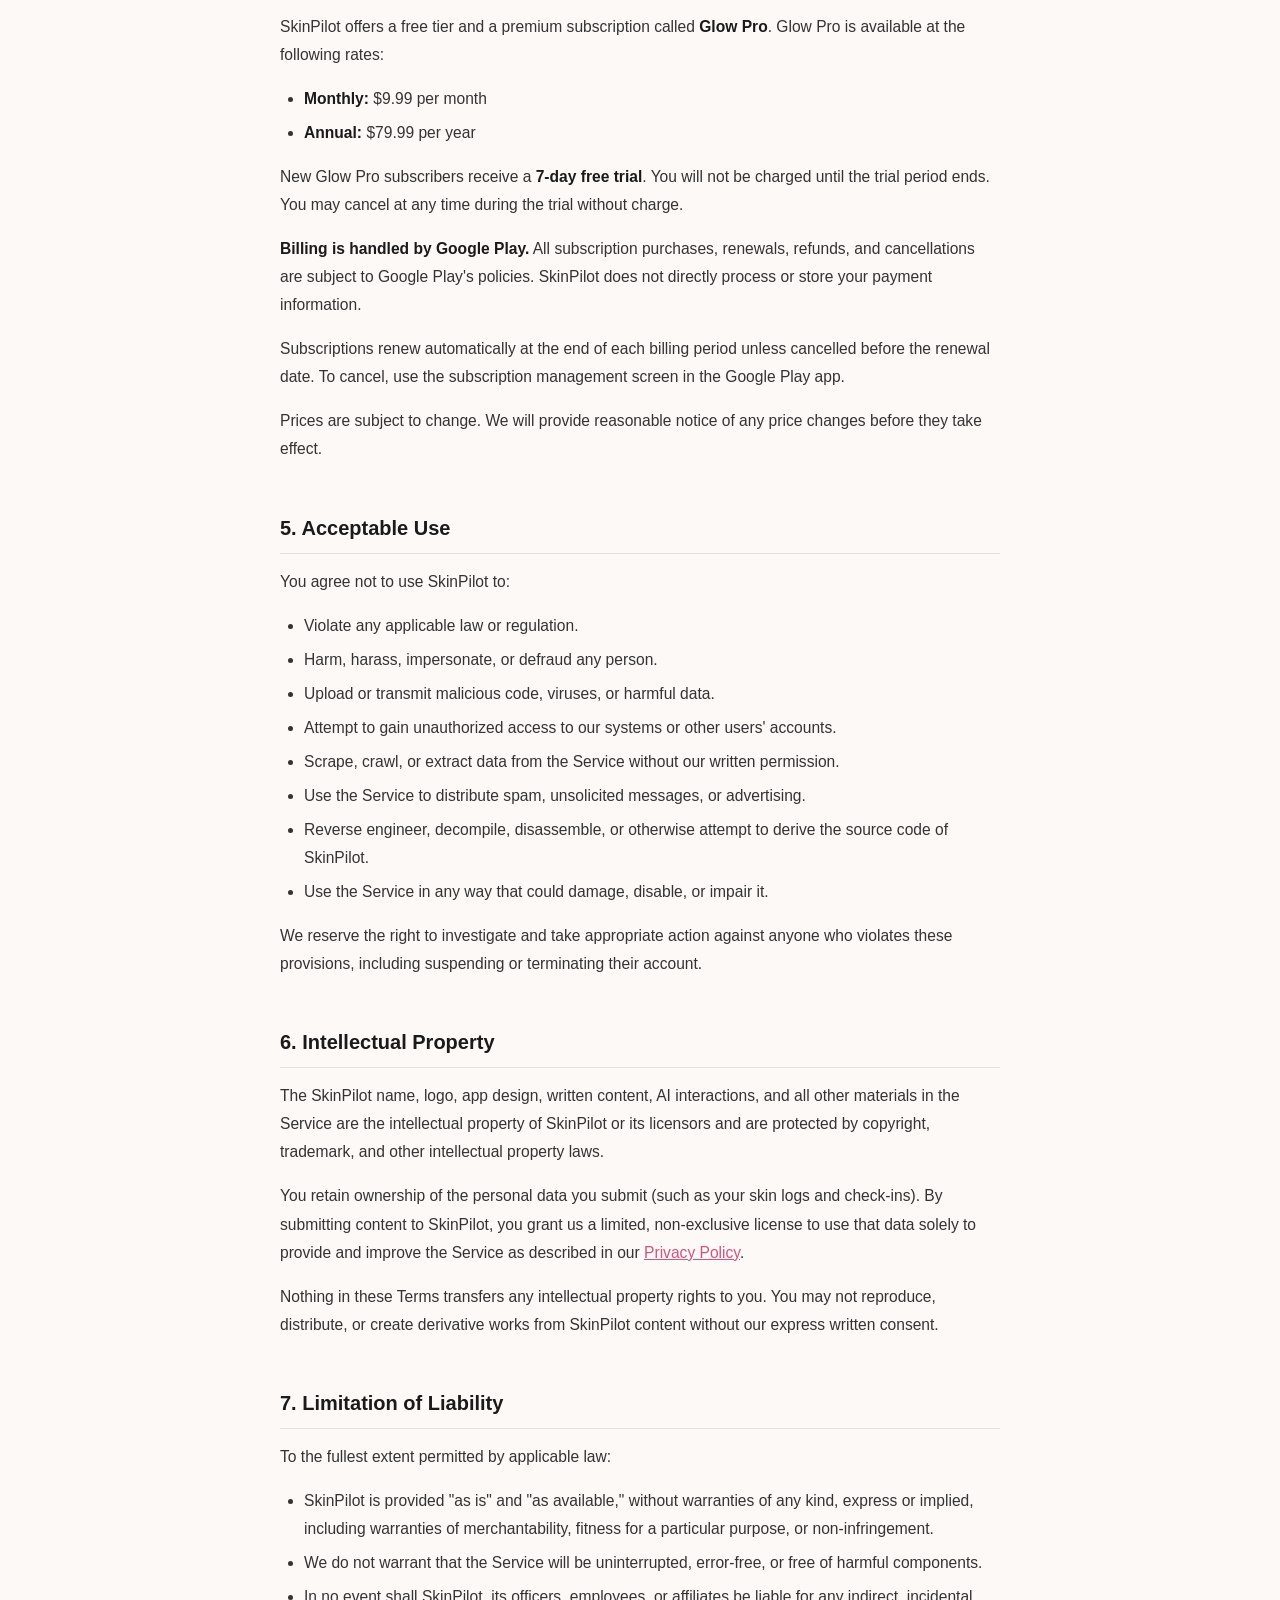
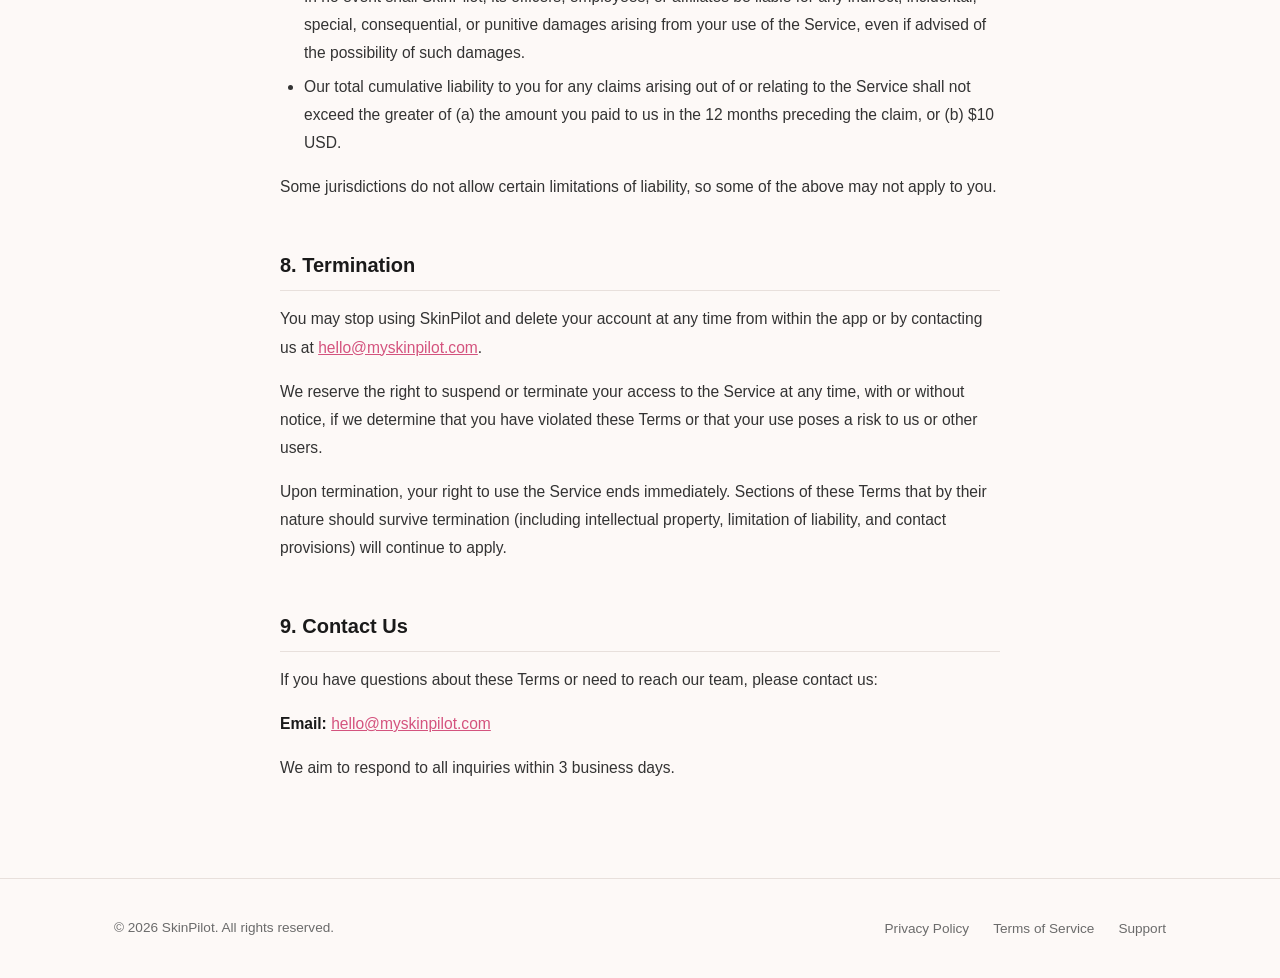
<file: terms.html>
<!DOCTYPE html>
<html lang="en">
<head>
  <meta charset="UTF-8" />
  <meta name="viewport" content="width=device-width, initial-scale=1.0" />
  <title>Terms of Service — SkinPilot</title>
  <meta name="description" content="SkinPilot Terms of Service — your agreement with SkinPilot for use of the app and services." />
  <link rel="stylesheet" href="styles.css?v=2" />
</head>
<body>

  <!-- Nav -->
  <header class="nav">
    <div class="nav-inner">
      <a href="index.html" class="nav-wordmark" style="text-decoration:none;">SkinPilot</a>
      <div class="nav-contact">
        <a href="mailto:hello@myskinpilot.com">hello@myskinpilot.com</a>
      </div>
    </div>
  </header>

  <!-- Page header -->
  <div class="container">
    <div class="page-header">
      <h1>Terms of Service</h1>
      <p class="updated">Last updated: May 24, 2026</p>
    </div>
  </div>

  <!-- Content -->
  <div class="container">
    <div class="prose">

      <p>
        Please read these Terms of Service ("Terms") carefully before using
        SkinPilot. By downloading, installing, or using the SkinPilot
        application or any associated services, you agree to be bound by
        these Terms. If you do not agree, do not use SkinPilot.
      </p>

      <h2>1. Acceptance of Terms</h2>
      <p>
        These Terms constitute a legally binding agreement between you and
        SkinPilot ("we," "us," or "our") governing your access to and use of
        the SkinPilot mobile application and related services (collectively,
        the "Service"). By using the Service, you represent that you have
        read, understood, and agree to these Terms.
      </p>
      <p>
        We may update these Terms at any time. Continued use of the Service
        after changes take effect constitutes your acceptance of the revised
        Terms. We will notify you of material changes by email or in-app
        notice.
      </p>

      <h2>2. What SkinPilot Is — Not Medical Advice</h2>
      <p>
        SkinPilot is an AI-powered skincare companion designed to help you
        track daily habits, log observations about your skin, and receive
        general wellness guidance. It is intended for informational and
        motivational purposes only.
      </p>
      <p>
        <strong>SkinPilot is NOT a medical device, and nothing in the
        Service constitutes medical advice, diagnosis, or treatment.</strong>
        Always consult a qualified healthcare professional or dermatologist
        for any medical concerns, skin conditions, or before making changes
        to your health regimen. Do not delay seeking professional medical
        advice because of something you read or experienced in SkinPilot.
      </p>
      <p>
        SkinPilot's AI companion may sometimes provide inaccurate or
        incomplete information. You should always use your own judgment and
        consult a professional for matters affecting your health.
      </p>

      <h2>3. Account Rules and Age Requirement</h2>
      <p>
        To use SkinPilot, you must be at least <strong>13 years old</strong>.
        Users between 13 and 17 must have the consent of a parent or legal
        guardian. By creating an account, you represent that you meet this
        requirement.
      </p>
      <p>You agree to:</p>
      <ul>
        <li>Provide accurate, current, and complete information when creating your account.</li>
        <li>Keep your account credentials secure and not share them with others.</li>
        <li>Notify us immediately at <a href="mailto:hello@myskinpilot.com">hello@myskinpilot.com</a> if you suspect unauthorized access to your account.</li>
        <li>Maintain only one account per person.</li>
      </ul>
      <p>
        You are responsible for all activity that occurs under your account.
      </p>

      <h2>4. Subscriptions, Pricing, and Billing</h2>
      <p>
        SkinPilot offers a free tier and a premium subscription called
        <strong>Glow Pro</strong>. Glow Pro is available at the following rates:
      </p>
      <ul>
        <li><strong>Monthly:</strong> $9.99 per month</li>
        <li><strong>Annual:</strong> $79.99 per year</li>
      </ul>
      <p>
        New Glow Pro subscribers receive a <strong>7-day free trial</strong>.
        You will not be charged until the trial period ends. You may cancel
        at any time during the trial without charge.
      </p>
      <p>
        <strong>Billing is handled by Google Play.</strong> All subscription
        purchases, renewals, refunds, and cancellations are subject to
        Google Play's policies. SkinPilot does not directly process or store
        your payment information.
      </p>
      <p>
        Subscriptions renew automatically at the end of each billing period
        unless cancelled before the renewal date. To cancel, use the
        subscription management screen in the Google Play app.
      </p>
      <p>
        Prices are subject to change. We will provide reasonable notice of
        any price changes before they take effect.
      </p>

      <h2>5. Acceptable Use</h2>
      <p>You agree not to use SkinPilot to:</p>
      <ul>
        <li>Violate any applicable law or regulation.</li>
        <li>Harm, harass, impersonate, or defraud any person.</li>
        <li>Upload or transmit malicious code, viruses, or harmful data.</li>
        <li>Attempt to gain unauthorized access to our systems or other users' accounts.</li>
        <li>Scrape, crawl, or extract data from the Service without our written permission.</li>
        <li>Use the Service to distribute spam, unsolicited messages, or advertising.</li>
        <li>
          Reverse engineer, decompile, disassemble, or otherwise attempt to
          derive the source code of SkinPilot.
        </li>
        <li>Use the Service in any way that could damage, disable, or impair it.</li>
      </ul>
      <p>
        We reserve the right to investigate and take appropriate action
        against anyone who violates these provisions, including suspending
        or terminating their account.
      </p>

      <h2>6. Intellectual Property</h2>
      <p>
        The SkinPilot name, logo, app design, written content, AI interactions,
        and all other materials in the Service are the intellectual property
        of SkinPilot or its licensors and are protected by copyright,
        trademark, and other intellectual property laws.
      </p>
      <p>
        You retain ownership of the personal data you submit (such as your
        skin logs and check-ins). By submitting content to SkinPilot, you
        grant us a limited, non-exclusive license to use that data solely to
        provide and improve the Service as described in our
        <a href="privacy.html">Privacy Policy</a>.
      </p>
      <p>
        Nothing in these Terms transfers any intellectual property rights to you.
        You may not reproduce, distribute, or create derivative works from
        SkinPilot content without our express written consent.
      </p>

      <h2>7. Limitation of Liability</h2>
      <p>
        To the fullest extent permitted by applicable law:
      </p>
      <ul>
        <li>
          SkinPilot is provided "as is" and "as available," without warranties
          of any kind, express or implied, including warranties of
          merchantability, fitness for a particular purpose, or non-infringement.
        </li>
        <li>
          We do not warrant that the Service will be uninterrupted, error-free,
          or free of harmful components.
        </li>
        <li>
          In no event shall SkinPilot, its officers, employees, or affiliates
          be liable for any indirect, incidental, special, consequential, or
          punitive damages arising from your use of the Service, even if
          advised of the possibility of such damages.
        </li>
        <li>
          Our total cumulative liability to you for any claims arising out of
          or relating to the Service shall not exceed the greater of (a) the
          amount you paid to us in the 12 months preceding the claim, or
          (b) $10 USD.
        </li>
      </ul>
      <p>
        Some jurisdictions do not allow certain limitations of liability,
        so some of the above may not apply to you.
      </p>

      <h2>8. Termination</h2>
      <p>
        You may stop using SkinPilot and delete your account at any time
        from within the app or by contacting us at
        <a href="mailto:hello@myskinpilot.com">hello@myskinpilot.com</a>.
      </p>
      <p>
        We reserve the right to suspend or terminate your access to the
        Service at any time, with or without notice, if we determine that
        you have violated these Terms or that your use poses a risk to us
        or other users.
      </p>
      <p>
        Upon termination, your right to use the Service ends immediately.
        Sections of these Terms that by their nature should survive
        termination (including intellectual property, limitation of
        liability, and contact provisions) will continue to apply.
      </p>

      <h2>9. Contact Us</h2>
      <p>
        If you have questions about these Terms or need to reach our team,
        please contact us:
      </p>
      <p>
        <strong>Email:</strong>
        <a href="mailto:hello@myskinpilot.com">hello@myskinpilot.com</a>
      </p>
      <p>
        We aim to respond to all inquiries within 3 business days.
      </p>

    </div>
  </div>

  <!-- Footer -->
  <footer class="footer">
    <div class="footer-inner">
      <span class="footer-copy">© 2026 SkinPilot. All rights reserved.</span>
      <ul class="footer-links">
        <li><a href="privacy.html">Privacy Policy</a></li>
        <li><a href="terms.html">Terms of Service</a></li>
        <li><a href="support.html">Support</a></li>
      </ul>
    </div>
  </footer>

</body>
</html>
</file>
<file: styles.css>
/* SkinPilot — shared stylesheet */

:root {
  --rose: #D4537E;
  --teal: #1D9E75;
  --cream: #FDF9F7;
  --dark: #1A1A1A;
  --border: #E8E0DC;
  --muted: #6B6B6B;
  --white: #FFFFFF;
  --radius: 12px;
  --max-width: 1100px;
}

*, *::before, *::after {
  box-sizing: border-box;
  margin: 0;
  padding: 0;
}

html {
  scroll-behavior: smooth;
}

body {
  font-family: -apple-system, BlinkMacSystemFont, "Segoe UI", Roboto, Helvetica, Arial, sans-serif;
  background-color: var(--cream);
  color: var(--dark);
  line-height: 1.65;
  font-size: 16px;
}

a {
  color: var(--rose);
  text-decoration: none;
}

a:hover {
  text-decoration: underline;
}

img {
  max-width: 100%;
  display: block;
}

/* ─── Nav ─────────────────────────────── */

.nav {
  position: sticky;
  top: 0;
  z-index: 100;
  background: rgba(253, 249, 247, 0.95);
  backdrop-filter: blur(8px);
  border-bottom: 1px solid var(--border);
}

.nav-inner {
  max-width: var(--max-width);
  margin: 0 auto;
  padding: 0 24px;
  height: 60px;
  display: flex;
  align-items: center;
  justify-content: space-between;
}

.nav-wordmark {
  font-size: 1.25rem;
  font-weight: 700;
  color: var(--rose);
  letter-spacing: -0.02em;
}

.nav-contact {
  font-size: 0.875rem;
  color: var(--muted);
}

.nav-contact a {
  color: var(--muted);
}

.nav-contact a:hover {
  color: var(--rose);
  text-decoration: none;
}

/* ─── Layout helpers ──────────────────── */

.container {
  max-width: var(--max-width);
  margin: 0 auto;
  padding: 0 24px;
}

.section {
  padding: 80px 0;
}

.section-sm {
  padding: 48px 0;
}

section {
  display: block;
}

.hero,
.features,
.how-it-works,
.proof,
.cta-section {
  padding-top: 80px;
  padding-bottom: 80px;
}

.features {
  padding: 80px 24px;
  border-top: 1px solid var(--border);
  border-bottom: 1px solid var(--border);
  background: #fff;
}

.how-it-works {
  padding: 80px 24px;
}

.cta-section {
  padding: 88px 24px;
}

/* ─── Hero ────────────────────────────── */

.hero {
  padding: 100px 0 80px;
  text-align: center;
}

.hero-eyebrow {
  display: inline-block;
  font-size: 0.8rem;
  font-weight: 600;
  letter-spacing: 0.1em;
  text-transform: uppercase;
  color: var(--teal);
  margin-bottom: 20px;
}

.hero h1 {
  font-size: clamp(2rem, 5vw, 3.5rem);
  font-weight: 800;
  line-height: 1.15;
  letter-spacing: -0.03em;
  color: var(--dark);
  max-width: 800px;
  margin: 0 auto 24px;
}

.hero-sub {
  font-size: clamp(1rem, 2vw, 1.2rem);
  color: var(--muted);
  max-width: 560px;
  margin: 0 auto 40px;
  line-height: 1.7;
}

/* ─── Hero icon ──────────────────────── */

.hero-icon {
  width: 80px;
  height: 80px;
  border-radius: 20px;
  margin: 0 auto 24px;
  display: block;
  background-color: white;
  padding: 8px;
  box-shadow: 0 2px 12px rgba(0, 0, 0, 0.08);
}

/* ─── Feature icon image ─────────────── */

.feature-icon-img {
  width: 48px;
  height: 48px;
  border-radius: 12px;
  margin-bottom: 14px;
  display: block;
  background-color: white;
  padding: 6px;
  box-shadow: 0 2px 8px rgba(0, 0, 0, 0.07);
}

/* ─── Waitlist form ───────────────────── */

.waitlist-form {
  display: flex;
  gap: 10px;
  max-width: 480px;
  margin: 0 auto;
}

.waitlist-form input[type="email"] {
  flex: 1;
  padding: 14px 18px;
  border: 1.5px solid var(--border);
  border-radius: var(--radius);
  font-size: 0.95rem;
  background: var(--white);
  color: var(--dark);
  outline: none;
  transition: border-color 0.2s;
}

.waitlist-form input[type="email"]::placeholder {
  color: #BCBCBC;
}

.waitlist-form input[type="email"]:focus {
  border-color: var(--rose);
}

.btn {
  display: inline-block;
  padding: 14px 28px;
  border-radius: var(--radius);
  font-size: 0.95rem;
  font-weight: 600;
  cursor: pointer;
  border: none;
  transition: opacity 0.2s, transform 0.1s;
}

.btn:hover {
  opacity: 0.88;
  text-decoration: none;
}

.btn:active {
  transform: scale(0.98);
}

.btn-rose {
  background: var(--rose);
  color: var(--white);
}

.btn-outline {
  background: transparent;
  color: var(--rose);
  border: 1.5px solid var(--rose);
}

.form-note {
  margin-top: 12px;
  font-size: 0.78rem;
  color: var(--muted);
}

/* ─── Feature cards ───────────────────── */

.features-grid {
  display: grid;
  grid-template-columns: repeat(auto-fit, minmax(280px, 1fr));
  gap: 24px;
  margin-top: 16px;
}

.card {
  background: var(--white);
  border: 1px solid var(--border);
  border-radius: var(--radius);
  padding: 32px 28px;
  border-left-width: 4px;
}

.card-rose  { border-left-color: var(--rose); }
.card-teal  { border-left-color: var(--teal); }

.card-icon {
  font-size: 1.6rem;
  margin-bottom: 16px;
}

.card h3 {
  font-size: 1.05rem;
  font-weight: 700;
  margin-bottom: 10px;
  color: var(--dark);
}

.card p {
  font-size: 0.925rem;
  color: var(--muted);
  line-height: 1.7;
}

/* ─── Section headings ────────────────── */

.section-label {
  display: inline-block;
  font-size: 0.75rem;
  font-weight: 600;
  letter-spacing: 0.1em;
  text-transform: uppercase;
  color: var(--teal);
  margin-bottom: 12px;
}

.section-title {
  font-size: clamp(1.5rem, 3vw, 2.2rem);
  font-weight: 800;
  letter-spacing: -0.02em;
  line-height: 1.2;
  color: var(--dark);
  margin-bottom: 16px;
}

.section-sub {
  font-size: 1rem;
  color: var(--muted);
  max-width: 520px;
}

/* ─── Steps (How it works) ────────────── */

.steps {
  display: grid;
  grid-template-columns: repeat(auto-fit, minmax(220px, 1fr));
  gap: 32px;
  margin-top: 48px;
}

.step {
  position: relative;
}

.step-number {
  display: inline-flex;
  align-items: center;
  justify-content: center;
  width: 40px;
  height: 40px;
  border-radius: 50%;
  background: var(--rose);
  color: var(--white);
  font-size: 0.875rem;
  font-weight: 700;
  margin-bottom: 16px;
}

.step h3 {
  font-size: 1rem;
  font-weight: 700;
  margin-bottom: 8px;
  color: var(--dark);
}

.step p {
  font-size: 0.9rem;
  color: var(--muted);
  line-height: 1.7;
}

/* ─── Social proof ────────────────────── */

.proof {
  background: var(--white);
  border: 1px solid var(--border);
  border-radius: 16px;
  padding: 88px 24px;
  text-align: center;
}

.proof-number {
  font-size: clamp(3rem, 8vw, 6rem);
  font-weight: 900;
  color: var(--rose);
  letter-spacing: -0.04em;
  line-height: 1;
  margin-bottom: 12px;
}

.proof-label {
  font-size: 1.1rem;
  color: var(--dark);
  font-weight: 600;
  margin-bottom: 8px;
}

.proof-sub {
  font-size: 0.9rem;
  color: var(--muted);
  max-width: 440px;
  margin: 0 auto;
}

/* ─── CTA band ────────────────────────── */

.cta-section,
.cta-band {
  background: var(--rose);
  padding: 80px 0;
  text-align: center;
  color: var(--white);
}

.cta-section h2,
.cta-band h2 {
  font-size: clamp(1.5rem, 3vw, 2.2rem);
  font-weight: 800;
  letter-spacing: -0.02em;
  margin-bottom: 12px;
}

.cta-section p,
.cta-band p {
  font-size: 1rem;
  opacity: 0.85;
  margin-bottom: 36px;
}

.cta-section .waitlist-form input[type="email"],
.cta-band .waitlist-form input[type="email"] {
  border-color: rgba(255,255,255,0.4);
  background: rgba(255,255,255,0.15);
  color: var(--white);
}

.cta-section .waitlist-form input[type="email"]::placeholder,
.cta-band .waitlist-form input[type="email"]::placeholder {
  color: rgba(255,255,255,0.6);
}

.cta-section .waitlist-form input[type="email"]:focus,
.cta-band .waitlist-form input[type="email"]:focus {
  border-color: var(--white);
}

.btn-white {
  background: var(--white);
  color: var(--rose);
}

.cta-section .form-note,
.cta-band .form-note {
  color: rgba(255,255,255,0.65);
}

/* ─── Footer ──────────────────────────── */

.footer {
  border-top: 1px solid var(--border);
  padding: 36px 0;
}

.footer-inner {
  max-width: var(--max-width);
  margin: 0 auto;
  padding: 0 24px;
  display: flex;
  align-items: center;
  justify-content: space-between;
  flex-wrap: wrap;
  gap: 16px;
}

.footer-copy {
  font-size: 0.85rem;
  color: var(--muted);
}

.footer-links {
  display: flex;
  gap: 24px;
  list-style: none;
}

.footer-links a {
  font-size: 0.85rem;
  color: var(--muted);
}

.footer-links a:hover {
  color: var(--rose);
  text-decoration: none;
}

/* ─── Page header (inner pages) ──────── */

.page-header {
  padding: 60px 0 40px;
  border-bottom: 1px solid var(--border);
  margin-bottom: 60px;
}

.page-header h1 {
  font-size: clamp(1.75rem, 4vw, 2.75rem);
  font-weight: 800;
  letter-spacing: -0.03em;
  color: var(--dark);
  margin-bottom: 8px;
}

.page-header .updated {
  font-size: 0.85rem;
  color: var(--muted);
}

/* ─── Prose (privacy, terms) ──────────── */

.prose {
  max-width: 720px;
  margin: 0 auto;
  padding-bottom: 80px;
}

.prose h2 {
  font-size: 1.25rem;
  font-weight: 700;
  color: var(--dark);
  margin: 48px 0 14px;
  padding-bottom: 8px;
  border-bottom: 1px solid var(--border);
}

.prose h2:first-child {
  margin-top: 0;
}

.prose p {
  font-size: 0.975rem;
  color: #333;
  margin-bottom: 16px;
  line-height: 1.8;
}

.prose ul,
.prose ol {
  padding-left: 24px;
  margin-bottom: 16px;
}

.prose li {
  font-size: 0.975rem;
  color: #333;
  line-height: 1.8;
  margin-bottom: 6px;
}

.prose a {
  color: var(--rose);
  text-decoration: underline;
}

.prose strong {
  color: var(--dark);
  font-weight: 600;
}

/* ─── Support page ────────────────────── */

.contact-block {
  background: var(--white);
  border: 1px solid var(--border);
  border-radius: 16px;
  padding: 48px 40px;
  text-align: center;
  margin-bottom: 64px;
}

.contact-block h2 {
  font-size: 1.5rem;
  font-weight: 700;
  margin-bottom: 10px;
  color: var(--dark);
}

.contact-block p {
  color: var(--muted);
  margin-bottom: 24px;
}

.faq-list {
  max-width: 720px;
  margin: 0 auto;
}

.faq-item {
  border-bottom: 1px solid var(--border);
  padding: 28px 0;
}

.faq-item:first-child {
  border-top: 1px solid var(--border);
}

.faq-question {
  font-size: 1rem;
  font-weight: 700;
  color: var(--dark);
  margin-bottom: 10px;
}

.faq-answer {
  font-size: 0.95rem;
  color: var(--muted);
  line-height: 1.75;
}

.contact-form-section {
  background: var(--white);
  border: 1px solid var(--border);
  border-radius: 16px;
  padding: 48px 40px;
  max-width: 620px;
  margin: 60px auto 0;
}

.contact-form-section h2 {
  font-size: 1.4rem;
  font-weight: 700;
  margin-bottom: 6px;
  color: var(--dark);
}

.contact-form-section > p {
  color: var(--muted);
  font-size: 0.9rem;
  margin-bottom: 28px;
}

.form-group {
  margin-bottom: 18px;
}

.form-group label {
  display: block;
  font-size: 0.85rem;
  font-weight: 600;
  color: var(--dark);
  margin-bottom: 6px;
}

.form-group input,
.form-group textarea,
.form-group select {
  width: 100%;
  padding: 12px 14px;
  border: 1.5px solid var(--border);
  border-radius: 8px;
  font-size: 0.9rem;
  color: var(--dark);
  background: var(--cream);
  outline: none;
  font-family: inherit;
  transition: border-color 0.2s;
}

.form-group input:focus,
.form-group textarea:focus,
.form-group select:focus {
  border-color: var(--rose);
}

.form-group textarea {
  resize: vertical;
  min-height: 120px;
}

/* ─── Habits list ─────────────────────── */

.habits-list {
  list-style: none;
  padding: 0;
  margin: 0;
  display: flex;
  flex-direction: column;
  gap: 6px;
  counter-reset: list-item;
}

.habits-list li {
  font-size: 14px;
  font-weight: 600;
  color: var(--dark);
  display: flex;
  align-items: center;
  gap: 8px;
}

.habits-list li::before {
  content: counter(list-item) ".";
  counter-increment: list-item;
  color: var(--rose);
  font-weight: 700;
  font-size: 13px;
  min-width: 16px;
}

/* ─── Divider ─────────────────────────── */

.divider {
  border: none;
  border-top: 1px solid var(--border);
  margin: 0;
}

/* ─── Responsive ──────────────────────── */

@media (max-width: 768px) {
  body {
    overflow-x: hidden;
  }

  .nav {
    padding: 0 20px;
  }

  .nav-inner {
    height: auto;
    flex-direction: row;
    align-items: center;
    justify-content: space-between;
    padding: 14px 0;
    flex-wrap: wrap;
    gap: 4px;
  }

  .nav-email {
    font-size: 12px;
  }

  .hero-icon {
    width: 64px;
    height: 64px;
    border-radius: 16px;
    margin-bottom: 20px;
  }

  .hero,
  .features,
  .how-it-works,
  .proof,
  .cta-section {
    padding-top: 56px !important;
    padding-bottom: 56px !important;
  }

  .hero {
    padding-left: 20px !important;
    padding-right: 20px !important;
  }

  .container {
    padding: 0 20px;
  }

  .container--narrow {
    padding: 0 20px;
  }

  .features-grid {
    padding-left: 20px;
    padding-right: 20px;
    grid-template-columns: 1fr;
    gap: 20px;
  }

  .feature-card {
    padding: 24px 20px;
  }

  .how-it-works {
    padding-left: 20px !important;
    padding-right: 20px !important;
  }

  .steps-grid {
    grid-template-columns: 1fr;
    gap: 32px;
  }

  .proof {
    padding-left: 24px !important;
    padding-right: 24px !important;
    margin-left: 16px;
    margin-right: 16px;
    border-radius: 16px;
  }

  .proof-inner {
    padding: 0;
  }

  .cta-section {
    padding-left: 20px !important;
    padding-right: 20px !important;
  }

  .cta-section .form-row {
    flex-direction: column;
    gap: 10px;
  }

  .cta-section .btn-email {
    width: 100%;
    text-align: center;
  }

  .waitlist-form {
    flex-direction: column;
  }

  .waitlist-form .btn {
    width: 100%;
    text-align: center;
  }

  .footer {
    padding-top: 48px;
    padding-bottom: 32px;
    padding-left: 20px;
    padding-right: 20px;
  }

  .footer-inner {
    flex-direction: column;
    align-items: flex-start;
  }

  .footer-links {
    flex-direction: column;
    gap: 10px;
  }

  .footer-links .sep {
    display: none;
  }

  .contact-block,
  .contact-form-section {
    padding: 32px 24px;
  }

  .page-header {
    padding: 40px 0 28px;
    margin-bottom: 40px;
  }
}

@media (max-width: 480px) {
  .hero,
  .features,
  .how-it-works,
  .proof,
  .cta-section {
    padding-top: 48px !important;
    padding-bottom: 48px !important;
  }

  .footer {
    padding: 40px 20px 28px;
  }

  .hero-headline {
    font-size: 32px;
    line-height: 1.15;
  }

  .hero-sub {
    font-size: 16px;
  }

  .form-row {
    flex-direction: column;
    gap: 10px;
  }

  .form-input {
    width: 100%;
  }

  .btn-email {
    width: 100%;
    text-align: center;
  }

  .section-title {
    font-size: 24px;
  }

  .proof-number {
    font-size: 72px;
  }

  .proof-subtitle {
    font-size: 18px;
  }

  .cta-headline {
    font-size: 26px;
  }

  .step {
    gap: 14px;
  }

  .step-body {
    font-size: 15px;
  }

  .legal-page {
    padding: 32px 20px 56px;
  }

  .support-page {
    padding: 32px 20px 56px;
  }

  .contact-block {
    padding: 28px 20px;
  }

  .faq-section {
    margin: 0 0 56px;
  }
}
</file>
